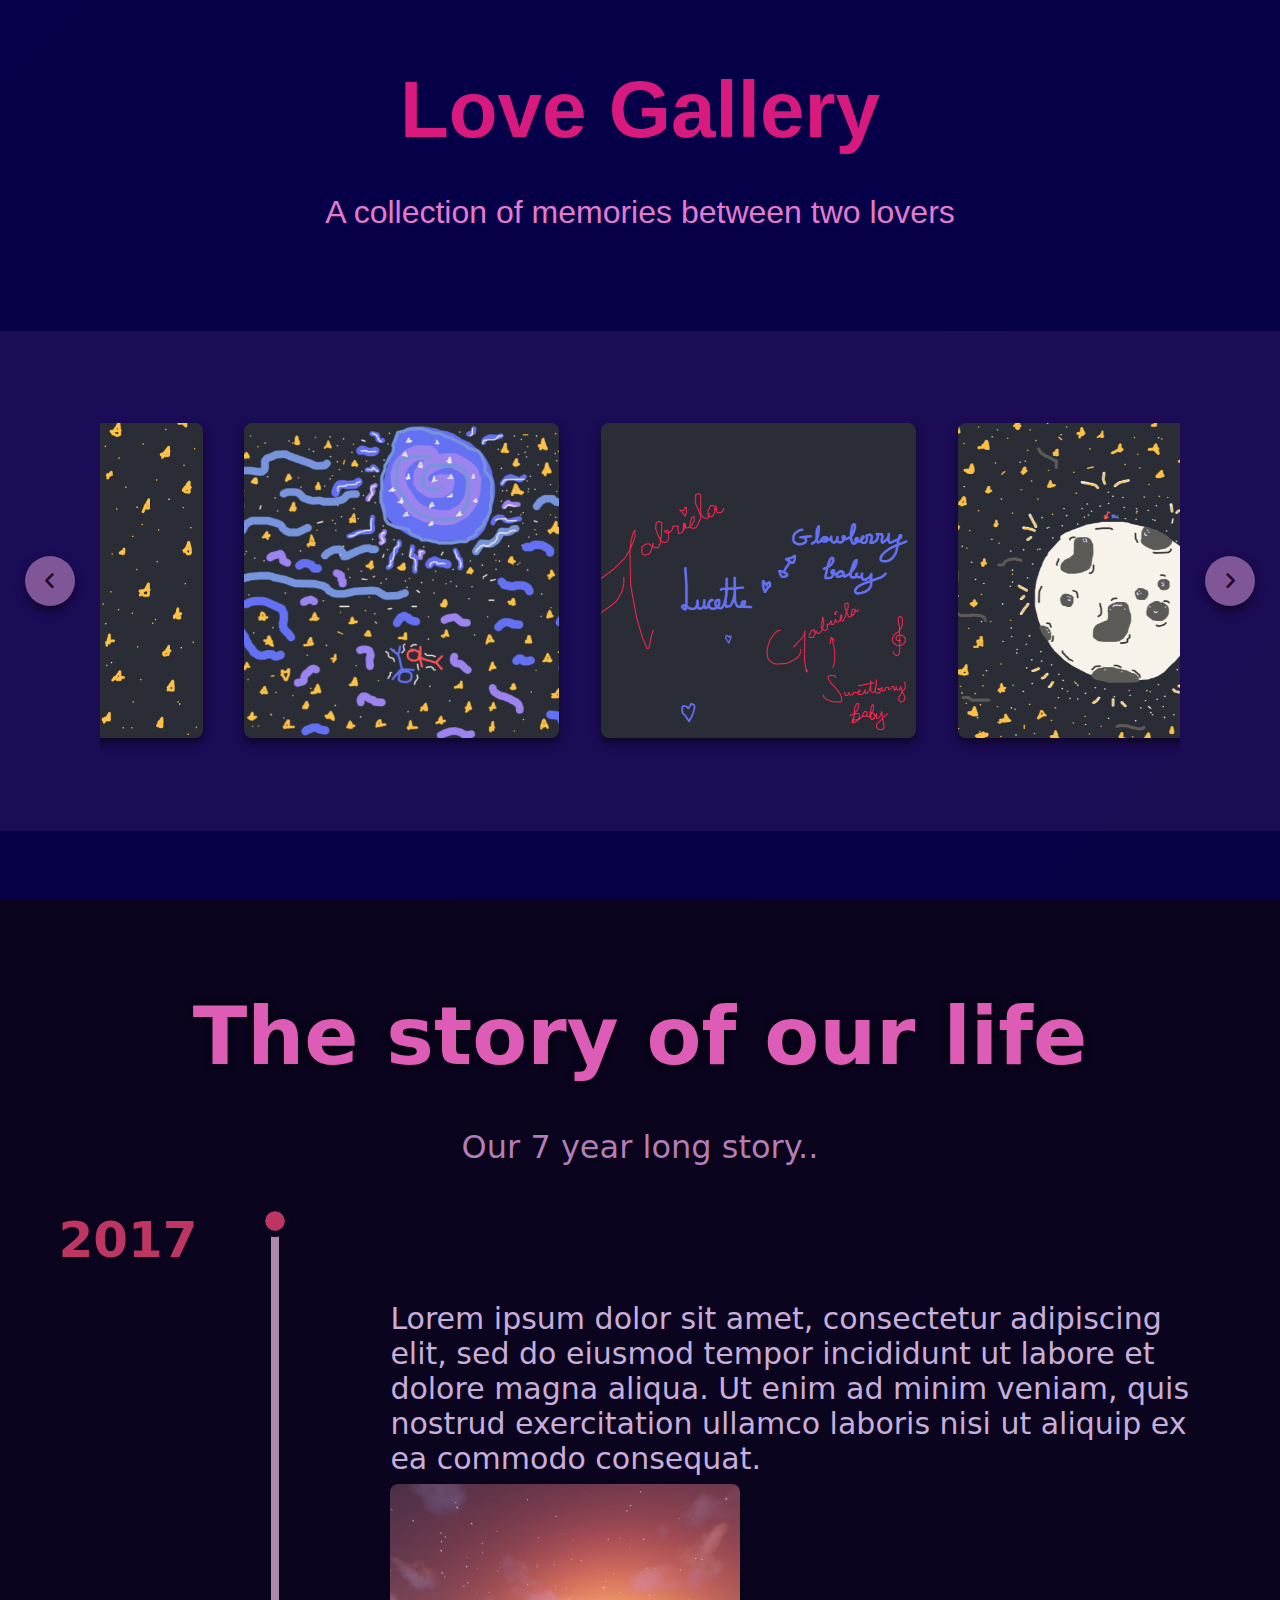
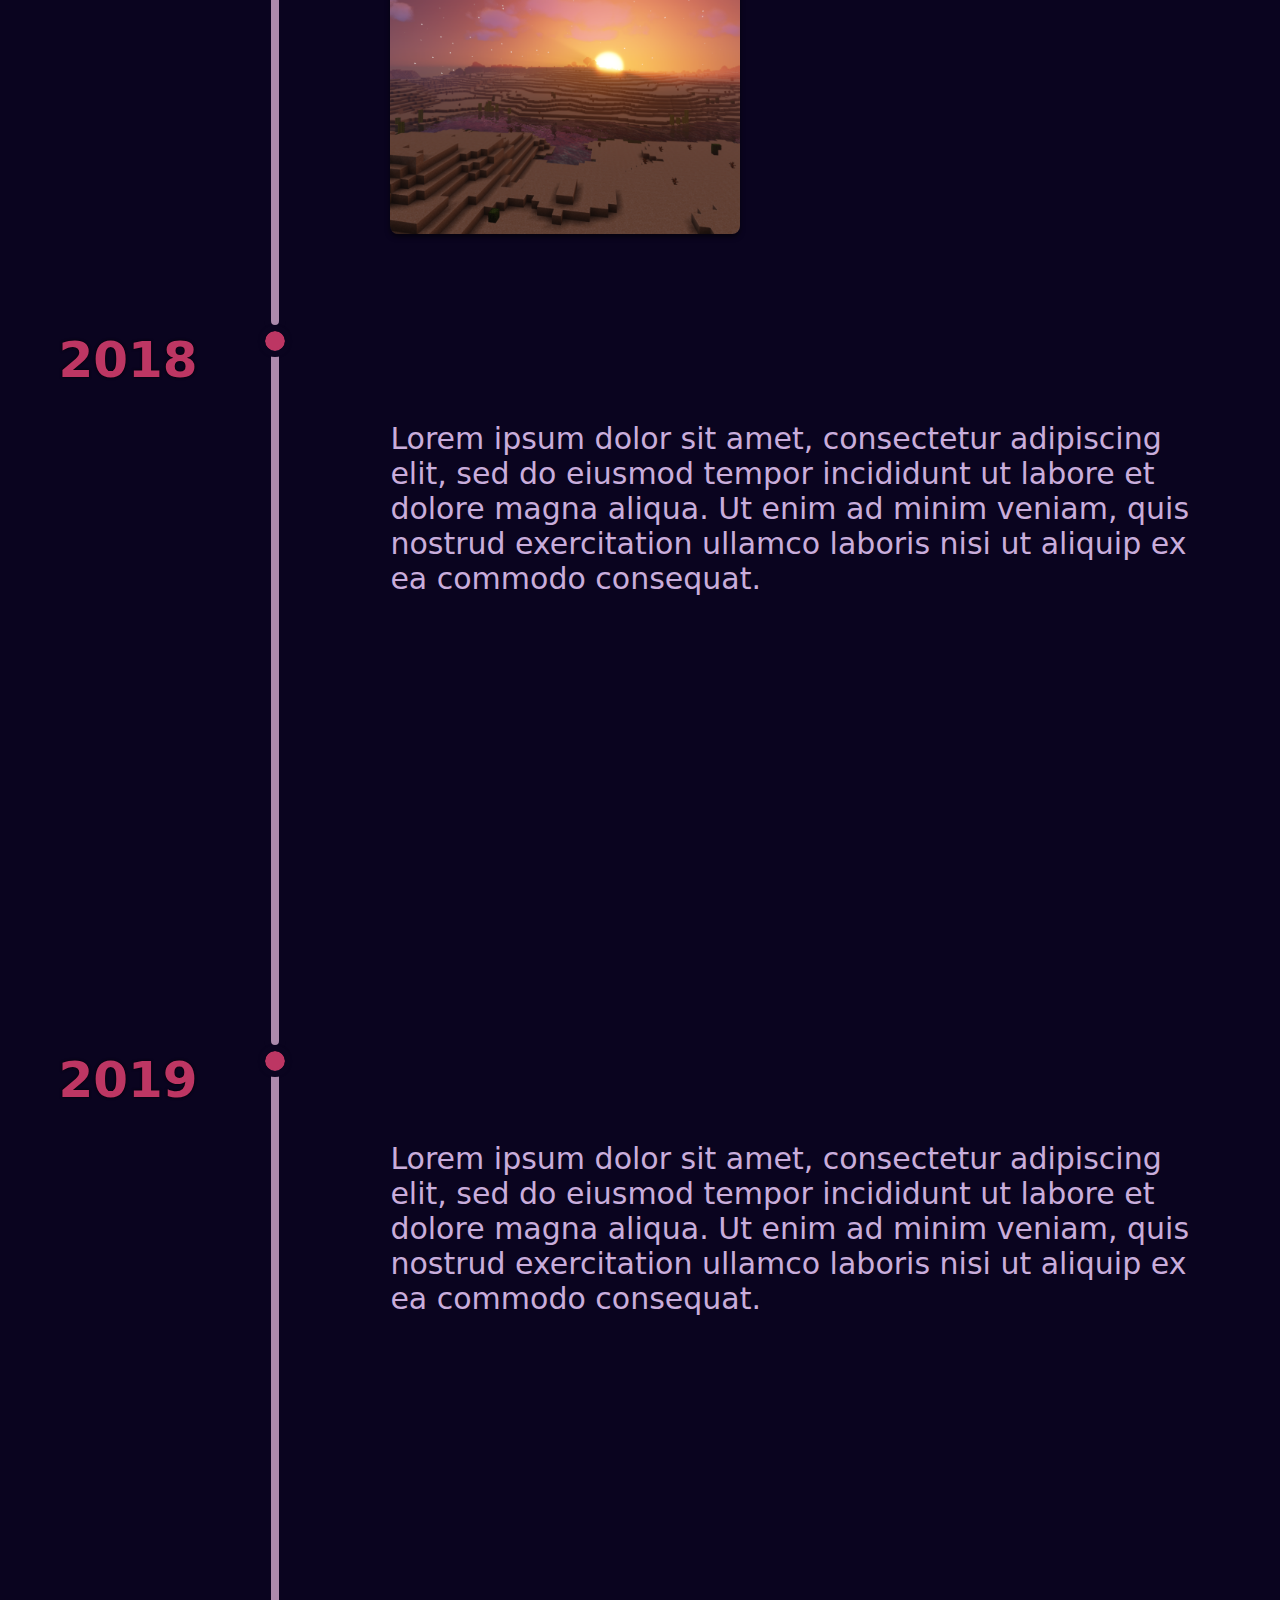
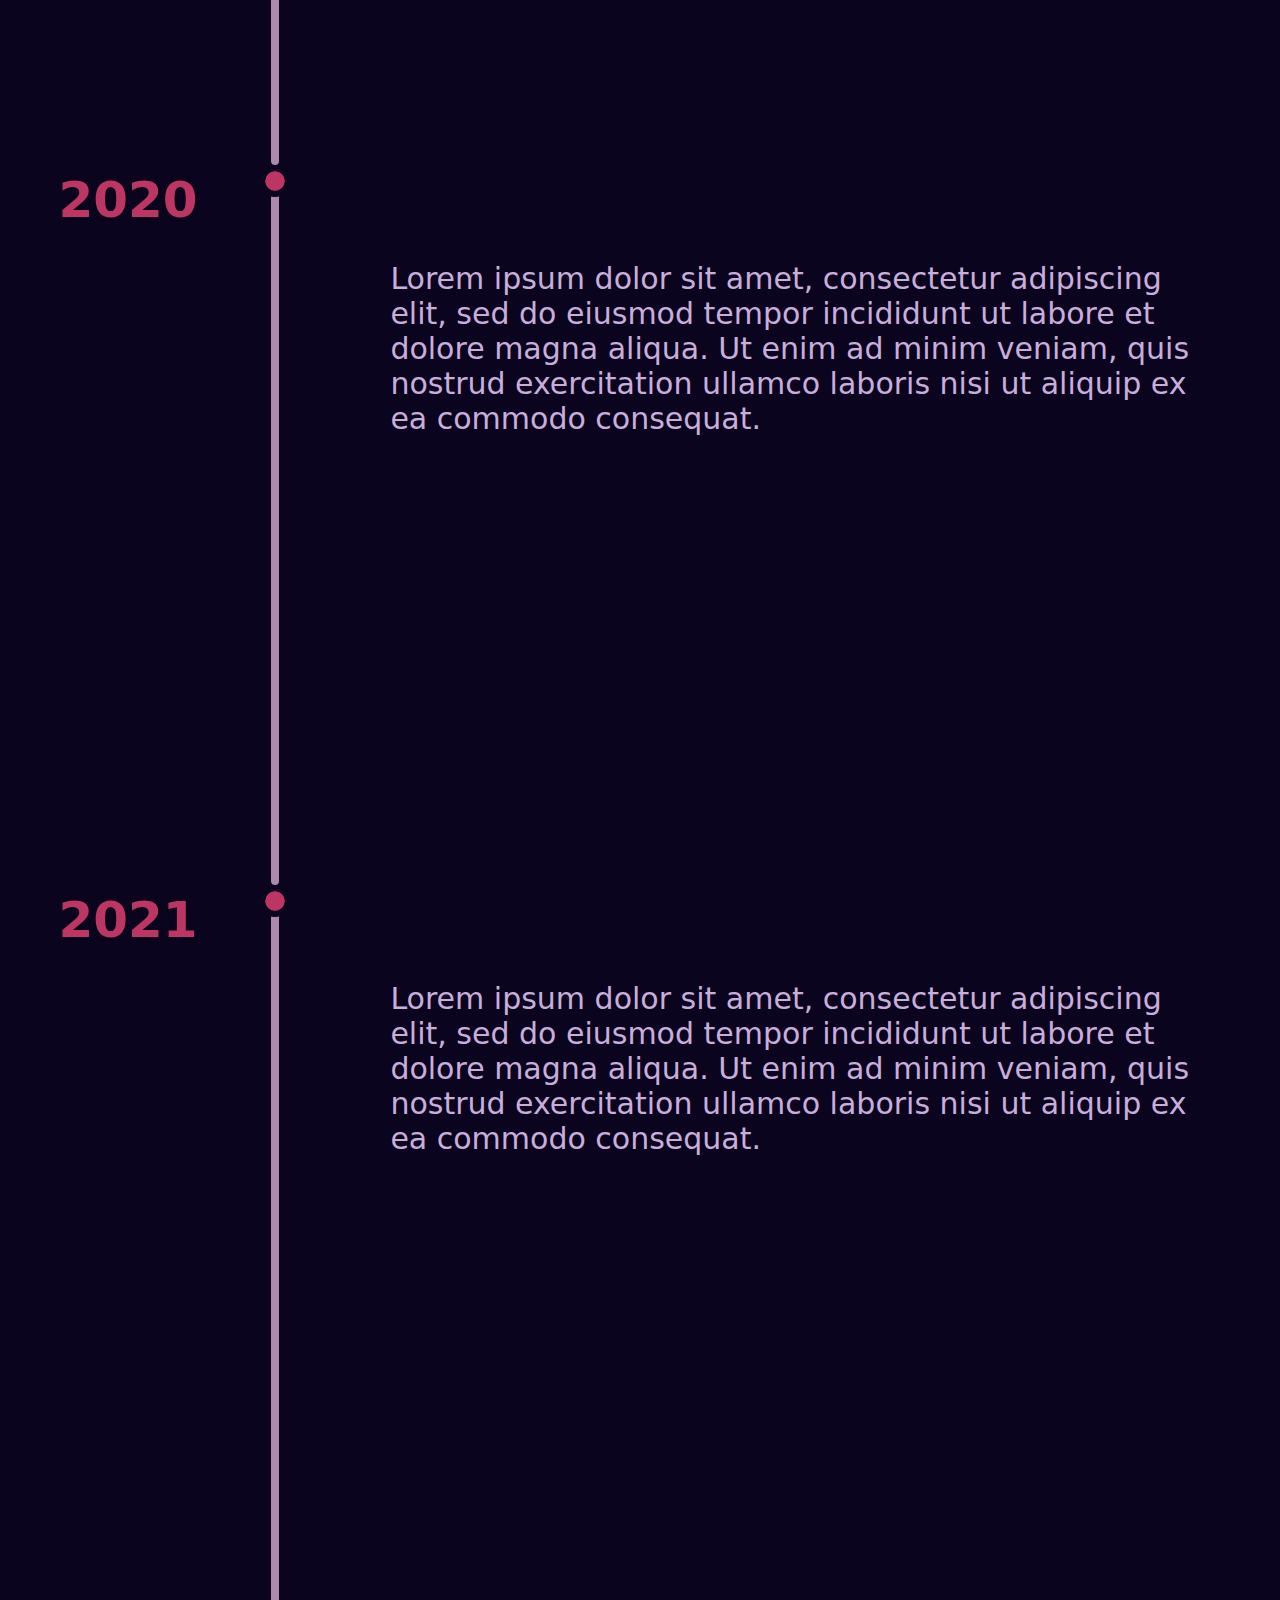
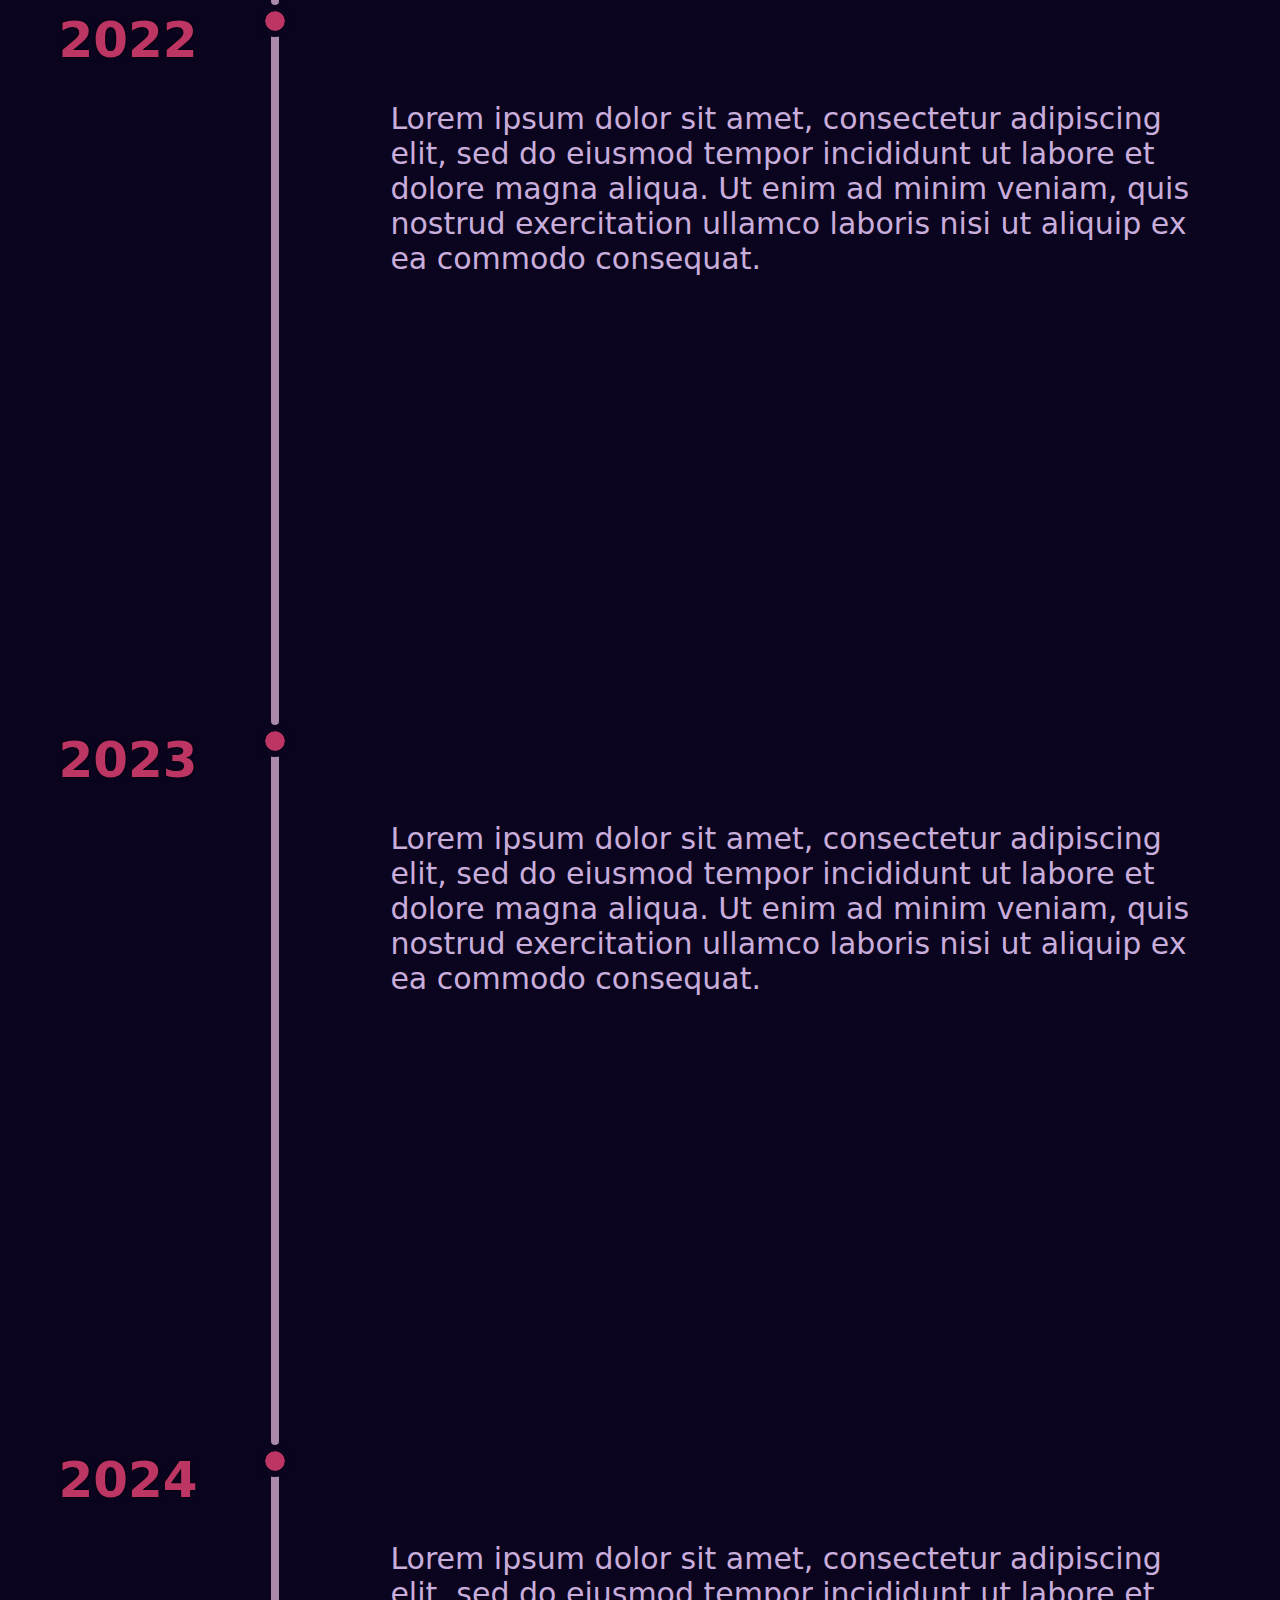
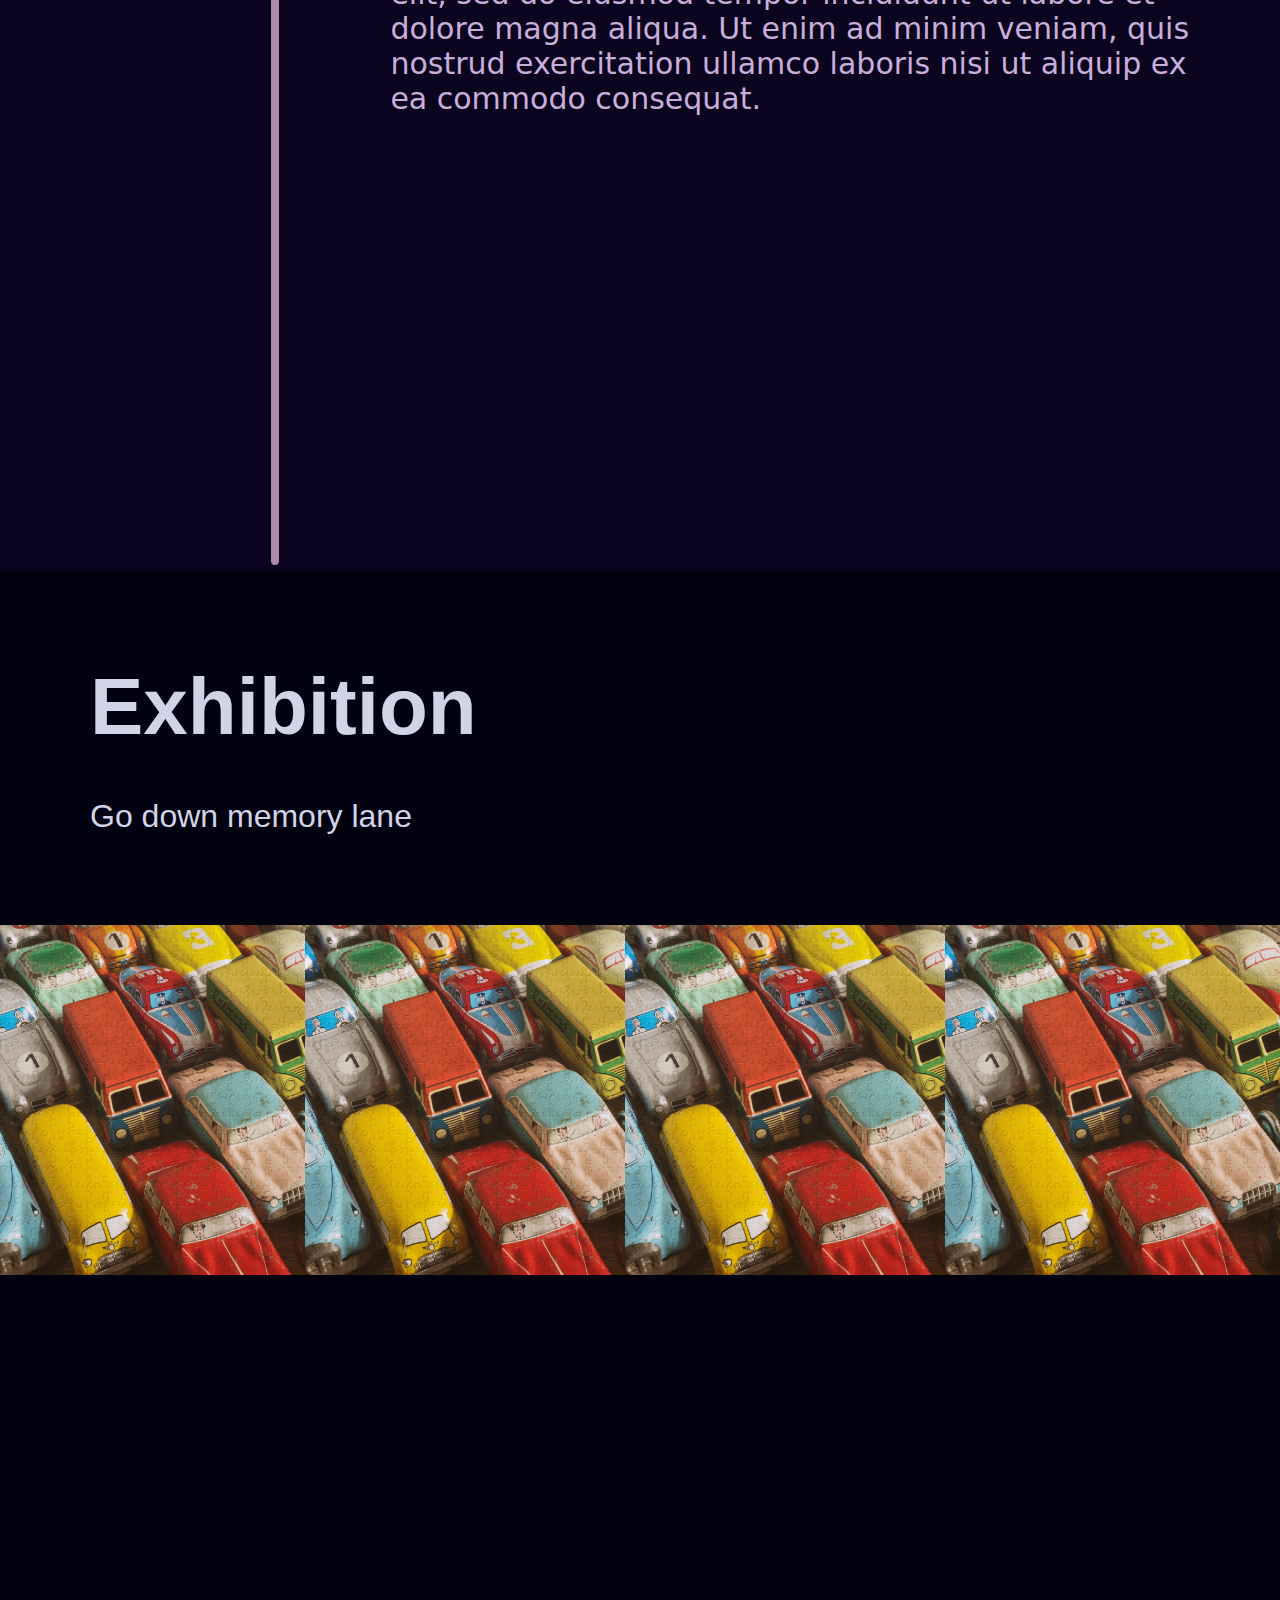
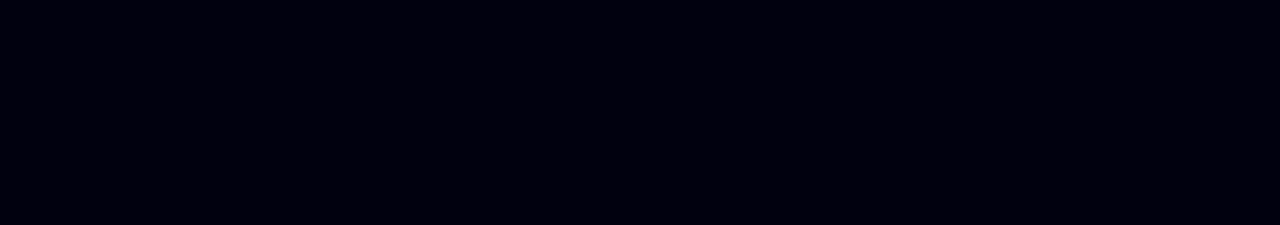
<file: index.html>
<!DOCTYPE html>

<html>

<head>
    <title>I love you</title>
    <meta name="viewport" content="width=device-width, initial-scale=1.0">
    <link rel="stylesheet" href="styles.css">
    <link rel="stylesheet" href="https://cdnjs.cloudflare.com/ajax/libs/font-awesome/6.3.0/css/all.min.css">
    <link rel="stylesheet" href="https://fonts.googleapis.com/css?family=Varela Round">
</head>
<script src="script.js" defer></script>

<body class="background-gradient">

    <section class="main-height">

        <h1 style="padding-top: 5%;">Love Gallery</h1>
        <p style="padding-top: 3%;">A collection of memories between two lovers</p>

        <div class="container">
            <i id="left" class="fa-solid fa-angle-left"></i>
            <ul class="subcontainer">
                <li class="images">
                    <a href="site/moon.html">
                        <img src="images/moon.png" alt="Moon">
                    </a>
                </li>
                <li class="images">
                    <a href="site/nebula.html">
                        <img src="images/nebula.png" alt="Nebula">
                    </a>
                </li>
                <li class="images">
                    <a href="site/world.html">
                        <img src="images/world.png" alt="Moon and Earth">
                    </a>
                </li>
                <li class="images">
                    <a href="site/saturn.html">
                        <img src="images/saturn.png" alt="Saturn">
                    </a>
                </li>
                <li class="images">
                    <a href="site/universe.html">
                        <img src="images/universe.png" alt="Universe">
                    </a>
                </li>
                <li class="images">
                    <a href="site/writing.html">
                        <img src="images/writing.png" alt="Writing">
                    </a>
                </li>
            </ul>
            <i id="right" class="fa-solid fa-angle-right"></i>
        </div>
    </section>

    <section class="timeline-container">

        <h1>The story of our life</h1>
        <p>Our 7 year long story..</p>

        <div class="timeline-subcontainer">
            <div class="timeline-date">2017</div>
            <div class="timeline-line">
                <div class="timeline-circle"></div>
            </div>
            <div class="timeline-text">Lorem ipsum dolor sit amet, consectetur adipiscing elit, sed do eiusmod tempor
                incididunt ut labore et dolore magna aliqua. Ut enim ad minim veniam, quis nostrud exercitation ullamco
                laboris nisi ut aliquip ex ea commodo consequat.
                <img src="images/minecraft.png">
            </div>
        </div>
        <div class="timeline-subcontainer">
            <div class="timeline-date">2018</div>
            <div class="timeline-line">
                <div class="timeline-circle"></div>
            </div>
            <div class="timeline-text">Lorem ipsum dolor sit amet, consectetur adipiscing elit, sed do eiusmod tempor
                incididunt ut labore et dolore magna aliqua. Ut enim ad minim veniam, quis nostrud exercitation ullamco
                laboris nisi ut aliquip ex ea commodo consequat.</div>
        </div>
        <div class="timeline-subcontainer">
            <div class="timeline-date">2019</div>
            <div class="timeline-line">
                <div class="timeline-circle"></div>
            </div>
            <div class="timeline-text">Lorem ipsum dolor sit amet, consectetur adipiscing elit, sed do eiusmod tempor
                incididunt ut labore et dolore magna aliqua. Ut enim ad minim veniam, quis nostrud exercitation ullamco
                laboris nisi ut aliquip ex ea commodo consequat.</div>
        </div>
        <div class="timeline-subcontainer">
            <div class="timeline-date">2020</div>
            <div class="timeline-line">
                <div class="timeline-circle"></div>
            </div>
            <div class="timeline-text">Lorem ipsum dolor sit amet, consectetur adipiscing elit, sed do eiusmod tempor
                incididunt ut labore et dolore magna aliqua. Ut enim ad minim veniam, quis nostrud exercitation ullamco
                laboris nisi ut aliquip ex ea commodo consequat.</div>
        </div>
        <div class="timeline-subcontainer">
            <div class="timeline-date">2021</div>
            <div class="timeline-line">
                <div class="timeline-circle"></div>
            </div>
            <div class="timeline-text">Lorem ipsum dolor sit amet, consectetur adipiscing elit, sed do eiusmod tempor
                incididunt ut labore et dolore magna aliqua. Ut enim ad minim veniam, quis nostrud exercitation ullamco
                laboris nisi ut aliquip ex ea commodo consequat.</div>
        </div>
        <div class="timeline-subcontainer">
            <div class="timeline-date">2022</div>
            <div class="timeline-line">
                <div class="timeline-circle"></div>
            </div>
            <div class="timeline-text">Lorem ipsum dolor sit amet, consectetur adipiscing elit, sed do eiusmod tempor
                incididunt ut labore et dolore magna aliqua. Ut enim ad minim veniam, quis nostrud exercitation ullamco
                laboris nisi ut aliquip ex ea commodo consequat.</div>
        </div>
        <div class="timeline-subcontainer">
            <div class="timeline-date">2023</div>
            <div class="timeline-line">
                <div class="timeline-circle"></div>
            </div>
            <div class="timeline-text">Lorem ipsum dolor sit amet, consectetur adipiscing elit, sed do eiusmod tempor
                incididunt ut labore et dolore magna aliqua. Ut enim ad minim veniam, quis nostrud exercitation ullamco
                laboris nisi ut aliquip ex ea commodo consequat.</div>
        </div>
        <div class="timeline-subcontainer">
            <div class="timeline-date">2024</div>
            <div class="timeline-line">
                <div class="timeline-circle"></div>
            </div>
            <div class="timeline-text">Lorem ipsum dolor sit amet, consectetur adipiscing elit, sed do eiusmod tempor
                incididunt ut labore et dolore magna aliqua. Ut enim ad minim veniam, quis nostrud exercitation ullamco
                laboris nisi ut aliquip ex ea commodo consequat.</div>
        </div>
    </section>
    <section class="exhibition-container">
        <h1>Exhibition</h1>
        <p>Go down memory lane</p>
        <ul class="exhibition-subcontainer">
            <li class="exhibition-images">
                <img src="images/puzzle.png">
            </li>
            <li class="exhibition-images">
                <img src="images/puzzle.png">
            </li>
            <li class="exhibition-images">
                <img src="images/puzzle.png">
            </li>
            <li class="exhibition-images">
                <img src="images/puzzle.png">
            </li>
        </ul>
    </section>


</body>

</html>
</file>
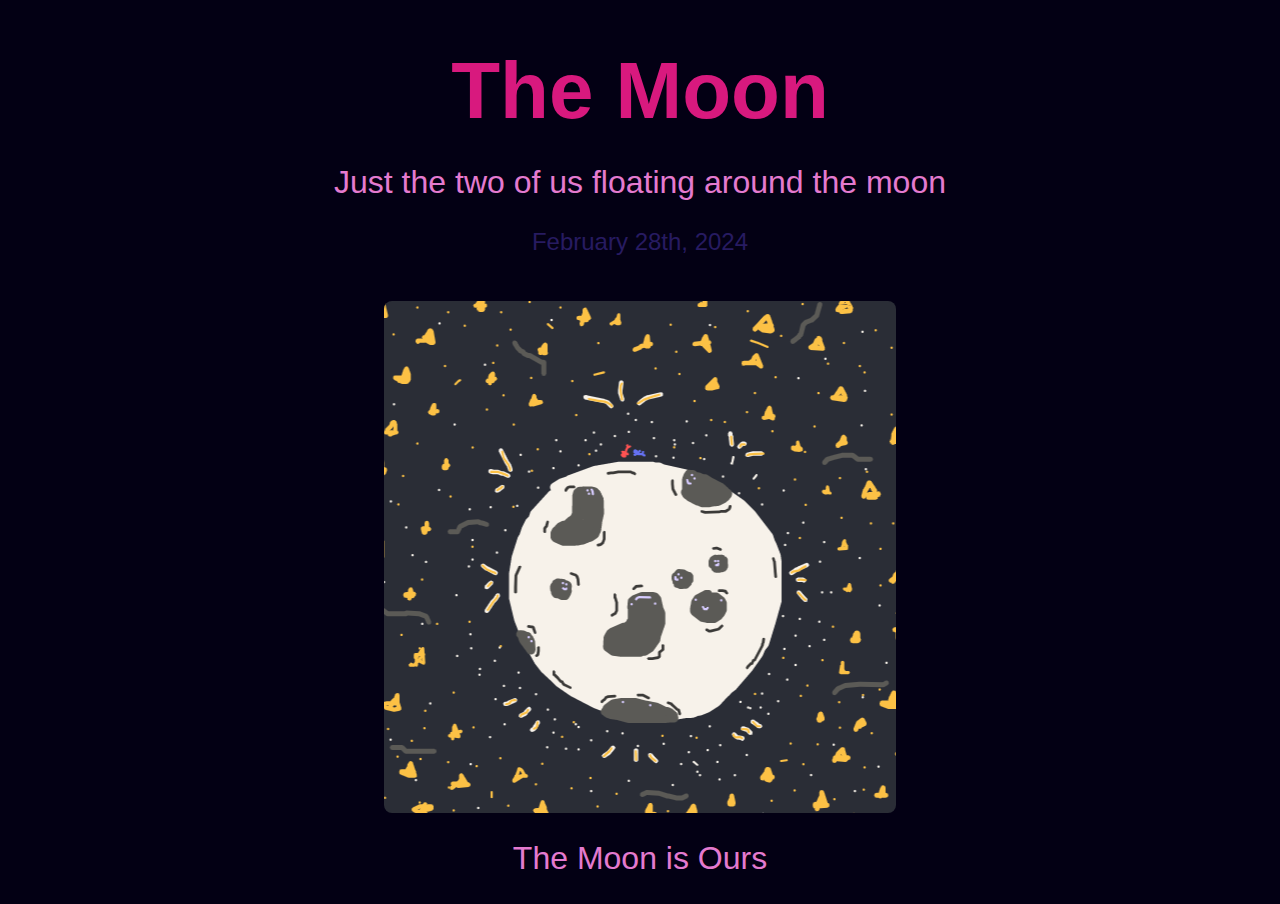
<file: site/moon.html>
<!DOCTYPE html>

<html>

<head>
    <link rel="stylesheet" href="../styles.css">
    <title>The Moon</title>
</head>
<style>
    body {
        overflow: hidden;
        height: 100vh;
    }

    img {
        width: auto;
        height: auto;
        object-fit: cover;
        border-radius: 8px;
    }
</style>

<body>
    <h1 class="heading">The Moon</h1>
    <p class="subtitle">Just the two of us floating around the moon</p>
    <p class="date">February 28th, 2024</p>
    <div>
        <img src="../images/moon.png" alt="The Moon" class="center">
    </div>
    <p class="subtitle">The Moon is Ours</p>
</body>

</html>
</file>
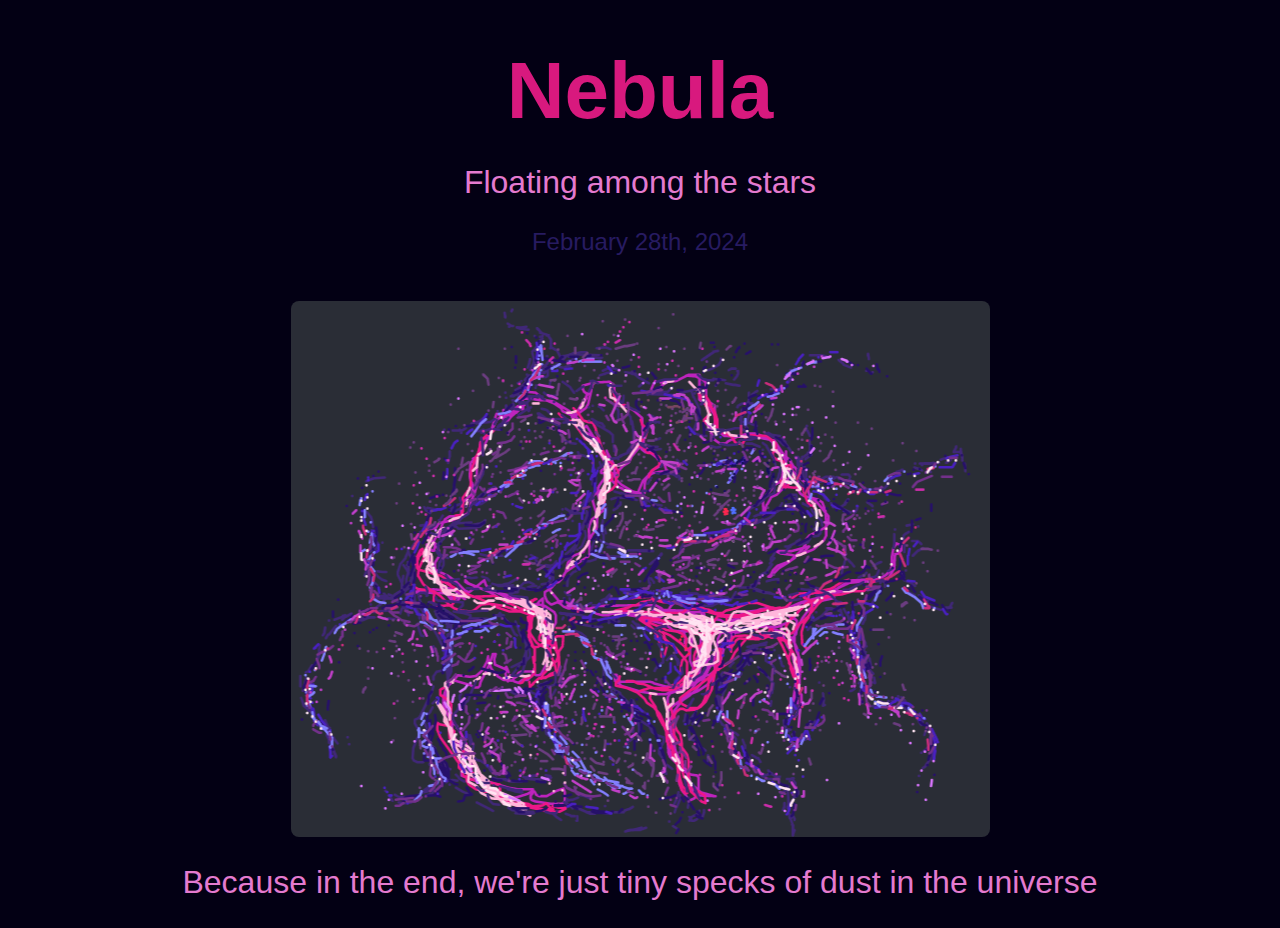
<file: site/nebula.html>
<!DOCTYPE html>

<html>

<head>
    <link rel="stylesheet" href="../styles.css">
    <title>Nebula</title>
</head>

<style>
    body {
        overflow: hidden;
        height: 100vh;
    }

    img {
        width: auto;
        height: auto;
        object-fit: cover;
        border-radius: 8px;
    }
</style>

<body>
    <h1 class="heading">Nebula</h1>
    <p class="subtitle">Floating among the stars</p>
    <p class="date">February 28th, 2024</p>
    <div>
        <img src="../images/nebula.png" alt="Nebula" class="center">
    </div>
    <p class="subtitle">Because in the end, we're just tiny specks of dust in the universe</p>
</body>

</html>
</file>
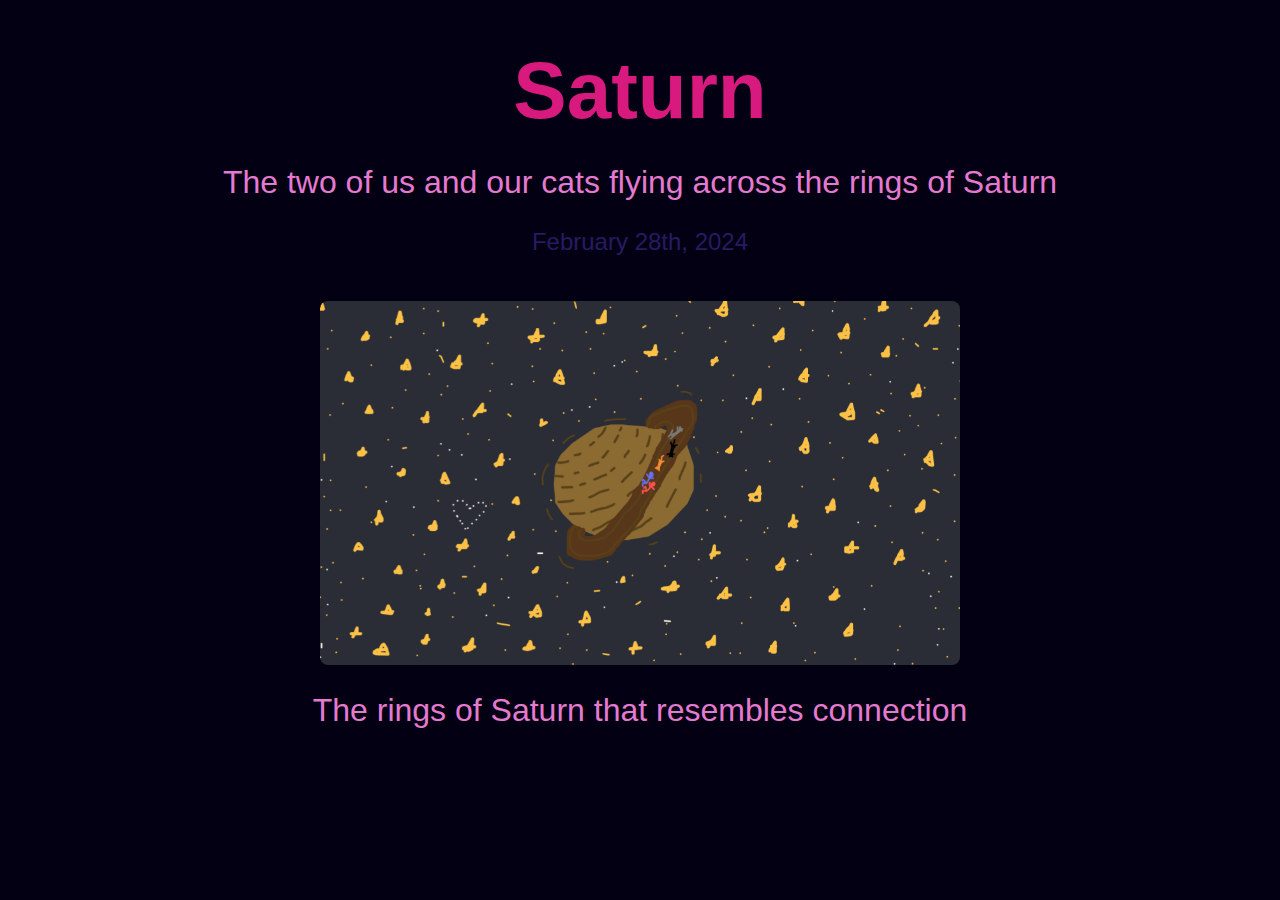
<file: site/saturn.html>
<!DOCTYPE html>

<html>

<head>
    <link rel="stylesheet" href="../styles.css">
    <title>Saturn</title>
</head>
<style>
    body {
        overflow: hidden;
    }

    img {
        width: 50vw;
        object-fit: cover;
        border-radius: 8px;
    }
</style>

<body>
    <h1 class="heading">Saturn</h1>
    <p class="subtitle">The two of us and our cats flying across the rings of Saturn</p>
    <p class="date">February 28th, 2024</p>
    <div>
        <img src="../images/saturn.png" alt="Saturn" class="center">
    </div>
    <p class="subtitle">The rings of Saturn that resembles connection</p>
</body>

</html>
</file>
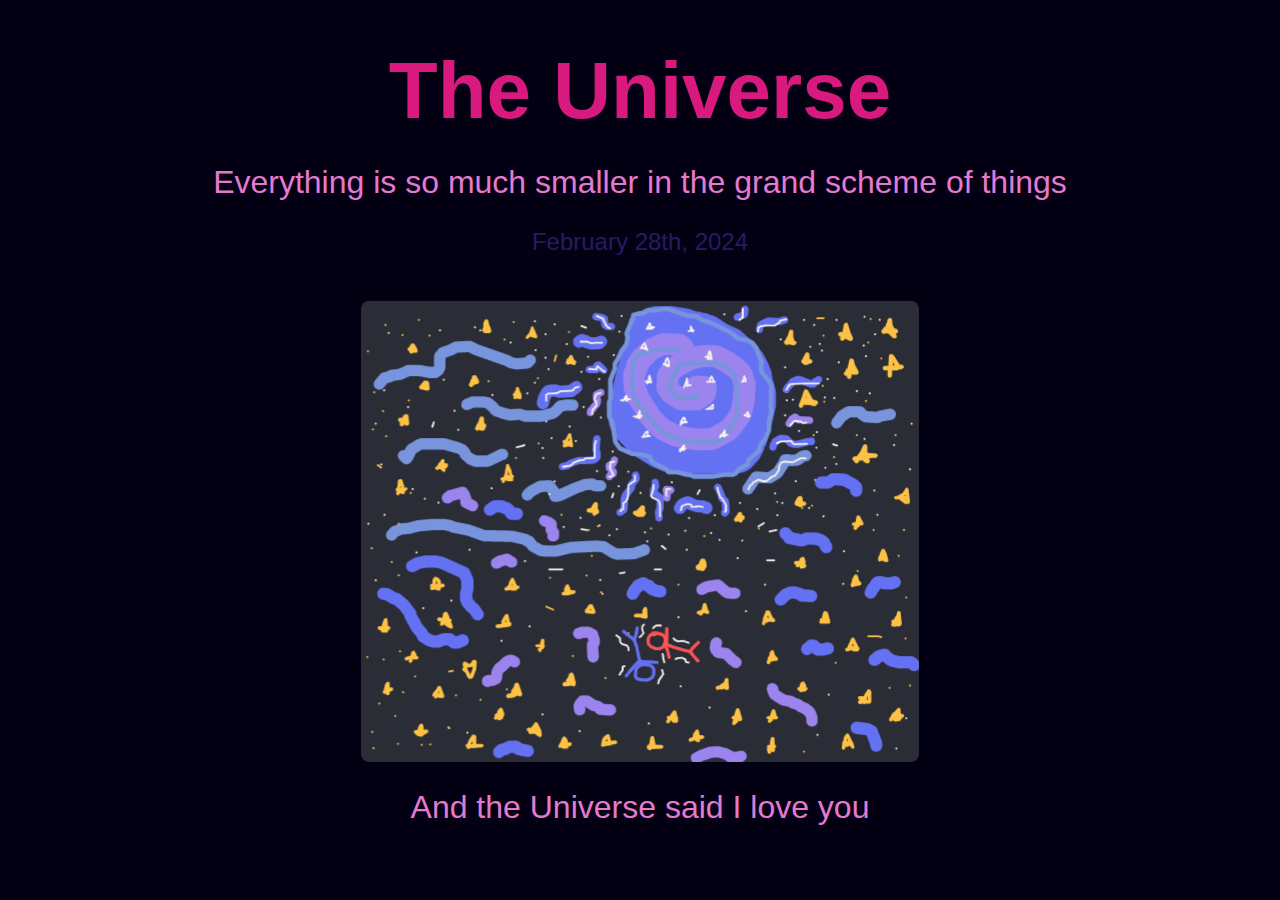
<file: site/universe.html>
<!DOCTYPE html>

<html>

<head>
    <link rel="stylesheet" href="../styles.css">
    <title>The Universe</title>
</head>
<style>
    body {
        overflow: hidden;
    }

    img {
        width: auto;
        height: auto;
        object-fit: cover;
        border-radius: 8px;
    }
</style>

<body>
    <h1 class="heading">The Universe</h1>
    <p class="subtitle">Everything is so much smaller in the grand scheme of things</p>
    <p class="date">February 28th, 2024</p>
    <div>
        <img src="../images/universe.png" alt="The Universe" class="center">
    </div>
    <p class="subtitle">And the Universe said I love you</p>
</body>

</html>
</file>
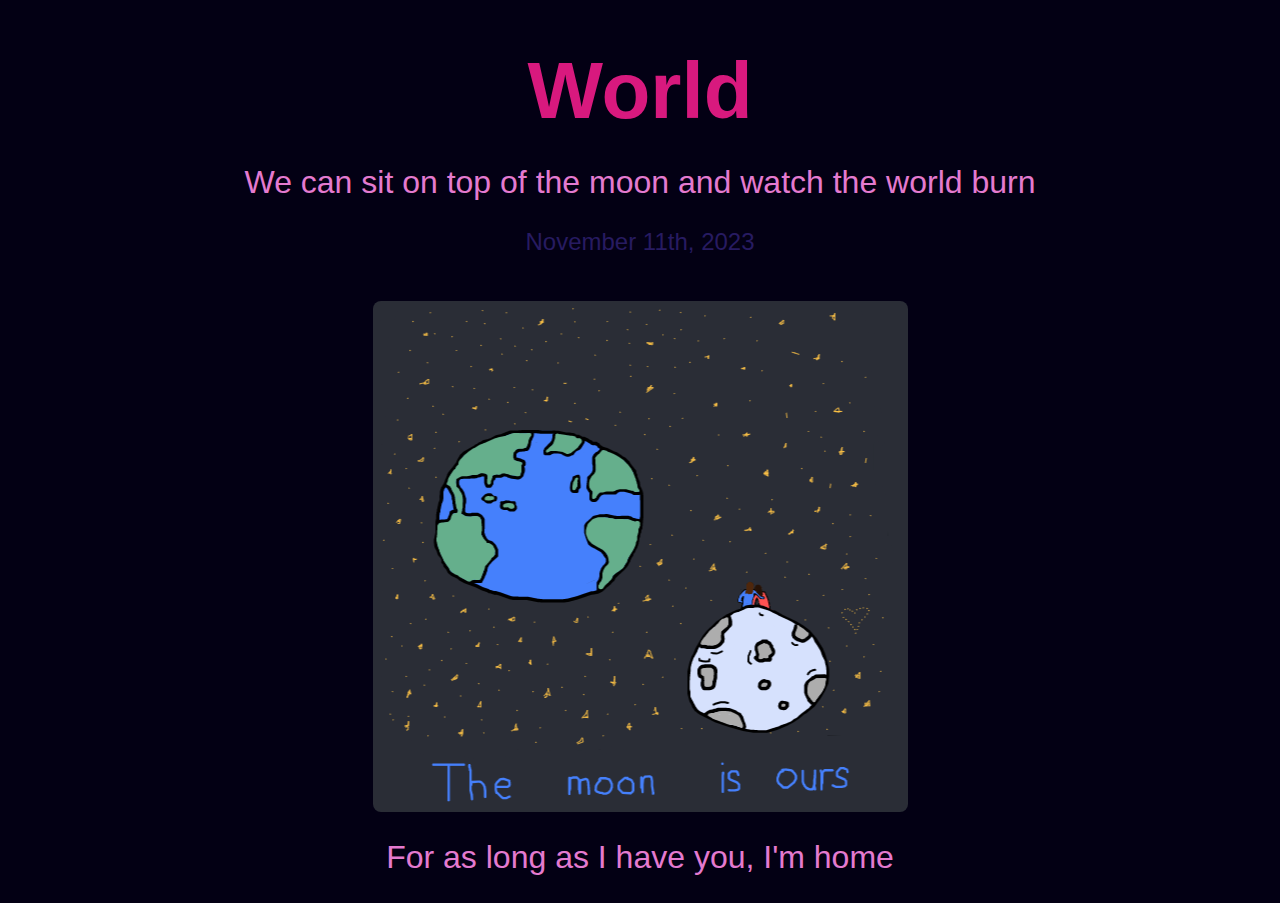
<file: site/world.html>
<!DOCTYPE html>

<html>

<head>
    <link rel="stylesheet" href="../styles.css">
    <title>World</title>
</head>
<style>
    body {
        overflow: hidden;
        height: 100vh;
    }

    img {
        width: auto;
        height: auto;
        object-fit: cover;
        border-radius: 8px;
    }
</style>

<body>
    <h1 class="heading">World</h1>
    <p class="subtitle">We can sit on top of the moon and watch the world burn</p>
    <p class="date">November 11th, 2023</p>
    <div>
        <img src="../images/world2.png" alt="The Moon" class="center">
    </div>
    <p class="subtitle">For as long as I have you, I'm home</p>
</body>

</html>
</file>
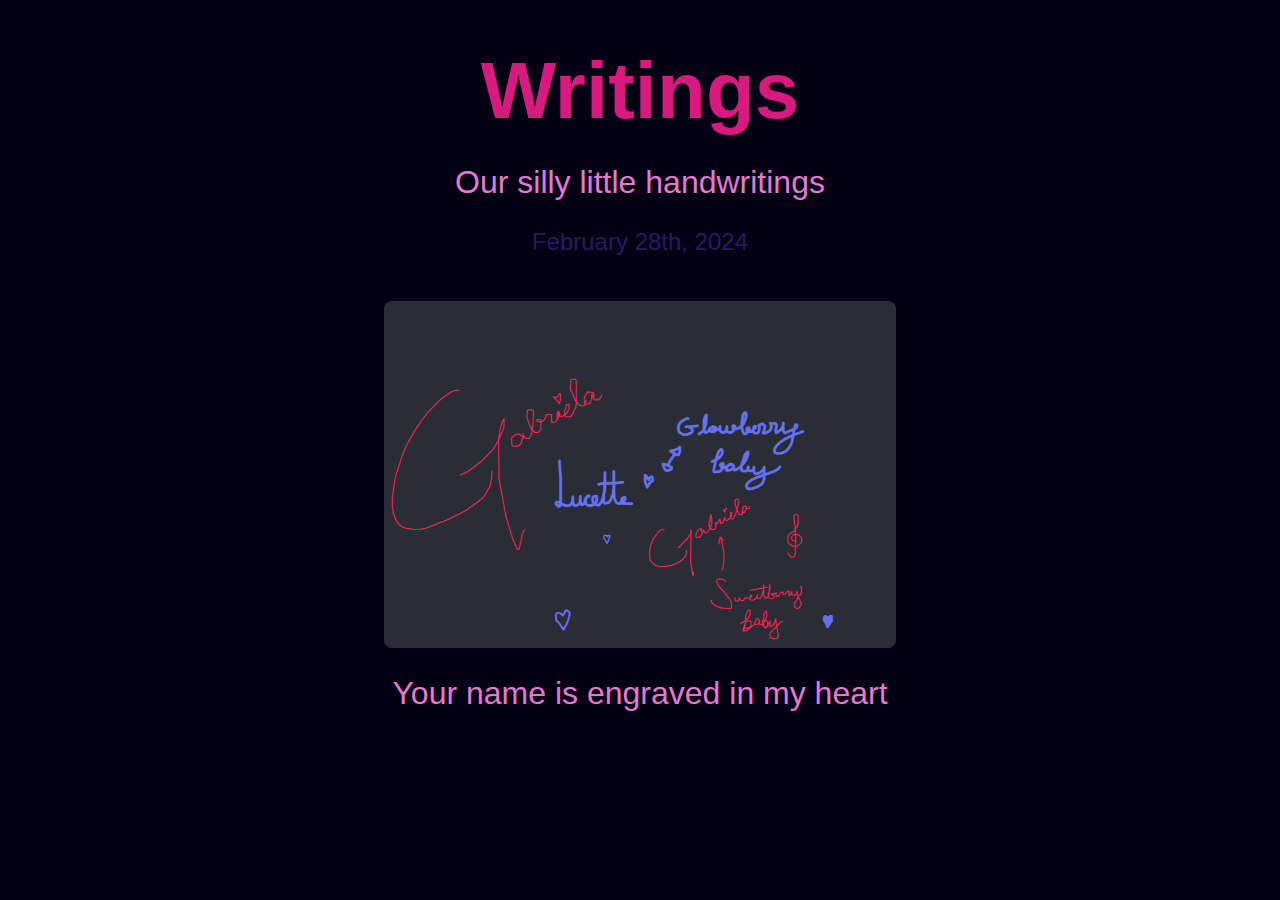
<file: site/writing.html>
<!DOCTYPE html>

<html>

<head>
    <link rel="stylesheet" href="../styles.css">
    <title>The Universe</title>
</head>
<style>
    body {
        overflow: hidden;
    }

    img {
        width: 40vw;
        object-fit: cover;
        border-radius: 8px;
    }
</style>

<body>
    <h1 class="heading">Writings</h1>
    <p class="subtitle">Our silly little handwritings</p>
    <p class="date">February 28th, 2024</p>
    <div>
        <img src="../images/writing.png" alt="The Universe" class="center">
    </div>
    <p class="subtitle">Your name is engraved in my heart</p>
</body>

</html>
</file>
<file: styles.css>
* {
    margin: 0;
}

body {
    background-color: #030014;
    font-family: Verdana, Geneva, Tahoma, sans-serif;
}

h1 {
    color: #d8197e;
    text-align: center;
    font-size: 500%;
}

p {
    color: #E47ACF;
    text-align: center;
    font-size: 200%;
}

.heading {
    padding-top: 5vh;
}

.subtitle {
    padding: 3vh;
}

.date {
    padding-bottom: 5vh;
    font-size: 150%;
    color: #271b61;
}

.center {
    display: block;
    margin-left: auto;
    margin-right: auto;
    max-width: 100%;
}

.background-gradient {
    background: linear-gradient(314deg, #000116, #21001f, #120021, #050049);
    background-size: 800% 800%;
    animation: backgroundGradient 18s ease infinite;
}

@keyframes backgroundGradient {
    0% {
        background-position: 24% 0%
    }

    50% {
        background-position: 77% 100%
    }

    100% {
        background-position: 24% 0%
    }
}

.main-height {
    height: 100vh;
    margin: auto;
}

.container {
    position: relative;
    width: 100%;
    height: 500px;
    background-color: #ff88f517;
}

.container i {
    position: absolute;
    top: 50%;
    height: 50px;
    width: 50px;
    text-align: center;
    line-height: 50px;
    border-radius: 50%;
    cursor: pointer;
    font-size: 120%;
    transform: translateY(-50%);
    transition: transform 0.2s linear;
    background: #eea8e279;
    box-shadow: 0 5px 10px #00000083;
    color: #1b0027;
}

.container i:active {
    transform: translateY(-50%) scale(0.85);
}

.container i:first-child {
    left: 25px;
}

.container i:last-child {
    right: 25px;
}

.container .subcontainer {
    display: grid;
    justify-items: center;
    align-items: center;
    grid-auto-flow: column;
    grid-auto-columns: calc((100% / 4) + 30px);
    gap: 10px;
    margin: 100px;
    overflow-x: auto;
    transform: scale(1);
    scroll-snap-type: x mandatory;
    scroll-behavior: smooth;
    scrollbar-width: none;
}

.subcontainer::-webkit-scrollbar {
    display: none;
}

.subcontainer.no-transition {
    scroll-behavior: auto;
}

.subcontainer :where(.images, .img) {
    display: flex;
    justify-content: center;
    align-items: center;
}

.subcontainer {
    display: flex;
}

.subcontainer .images {
    scroll-snap-align: start;
    flex-direction: column;
    list-style: none;
}

.images img {
    display: flex;
    margin: 92px auto 92px;
    justify-items: center;
    align-items: center;
    width: 315px;
    height: 315px;
    object-fit: cover;
    border-radius: 8px;
    transition: transform 0.7s ease;
    box-shadow: 0 5px 10px #00000083;
}

.images img:hover {
    box-shadow: 0 0 10px 5px #0c001bc0;
    transform: scale(0.9);
}

.timeline-container {
    height: fit-content;
    background-color: #0a041f;
    font-family: system-ui, -apple-system, BlinkMacSystemFont, 'Segoe UI', Roboto, Oxygen, Ubuntu, Cantarell, 'Open Sans', 'Helvetica Neue', sans-serif;
}

.timeline-container h1 {
    color: #dd5cb6;
    text-shadow: 0 0 8px #000;
    padding-top: 10vh;
    animation: reveal linear both;
    animation-timeline: view();
    animation-range: entry 50% cover 50%;
}

.timeline-container p {
    color: #b57cbb;
    text-shadow: 0 0 3px #000;
    padding: 5vh;
    animation: fadeIn ease both;
    animation-timeline: view();
    animation-range: cover 0% cover 50%;
}

.timeline-subcontainer {
    height: 80vh;
    display: grid;
    grid-template-columns: 20vw 3vw 80vw;
    justify-items: center;
}

.timeline-circle {
    position: sticky;
    top: 20vh;
    width: 20px;
    height: 20px;
    border-radius: 100%;
    background-color: #bd3663;
    box-shadow: 0 0 6px #000;
    outline: 6px solid #0a041f;
}

.timeline-line {
    width: 20px;
    height: auto;
    outline: 7px solid #0a041f;
    outline-offset: -6px;
    border-radius: 10px 10px 10px 10px;
    background: #ac8aac;
}

.timeline-date {
    position: sticky;
    top: 20vh;
    justify-self: center;
    width: fit-content;
    height: fit-content;
    font-size: 50px;
    font-weight: bold;
    text-shadow: 0 0 3px #000;
    color: #bd3663;
    animation: fadeIn ease both;
    animation-timeline: view();
    animation-range: cover 0% cover 70%;
}

.timeline-text {
    display: grid;
    padding: 10vh 0;
    width: 65vw;
    justify-items: left;
    color: #c9addb;
    font-size: 30px;
    grid-template-rows: auto auto 0;
    animation: fadeIn ease both;
    animation-timeline: view();
    animation-range: cover 0% cover 70%;
}

.timeline-text img {
    width: 350px;
    height: 350px;
    object-fit: cover;
    border-radius: 8px;
    box-shadow: 0 3px 5px #00000083;
    animation: fadeIn ease both;
    animation-timeline: view();
    animation-range: cover 0% cover 70%;
}

.exhibition-container {
    height: fit-content;
    background-color: #01010f;
    font-family: Verdana, Geneva, Tahoma, sans-serif;
}

.exhibition-container h1 {
    text-align: left;
    padding: 10vh 0 0 10vh;
    color: #d1d3e7;
}

.exhibition-container p {
    text-align: left;
    padding: 5vh 0 10vh 10vh;
    color: #d1d3e7;
}

.exhibition-subcontainer {
    height: 100vh;
    padding: 0;
    display: grid;
    grid-template-columns: 25vw 25vw 25vw 25vw;
    justify-items: center;
    list-style: none;
}

.exhibition-images {
    display: grid;
    justify-content: center;
    grid-auto-flow: row;
    grid-template-rows: auto;
}

.exhibition-images img {
    width: 350px;
    height: 350px;
    object-fit: cover;
    border-radius: 8px;
}

@keyframes reveal {
    0% {
        opacity: 0;
        transform: scale(0.5);
    }

    50% {
        opacity: 1;
    }

    100% {
        transform: scale(1);
    }
}

@keyframes fadeIn {
    from {
        opacity: 0;
    }

    to {
        opacity: 1;
    }
}

@media screen and (max-width: 1400px) {
    .container .subcontainer {
        grid-auto-columns: calc((100% / 3));
    }
}

@media screen and (max-width: 1200px) {
    .container .subcontainer {
        grid-auto-columns: calc((100% / 2) + 10px);
    }
}

@media screen and (max-width: 800px) {
    .container .subcontainer {
        grid-auto-columns: 100%
    }
}
</file>
